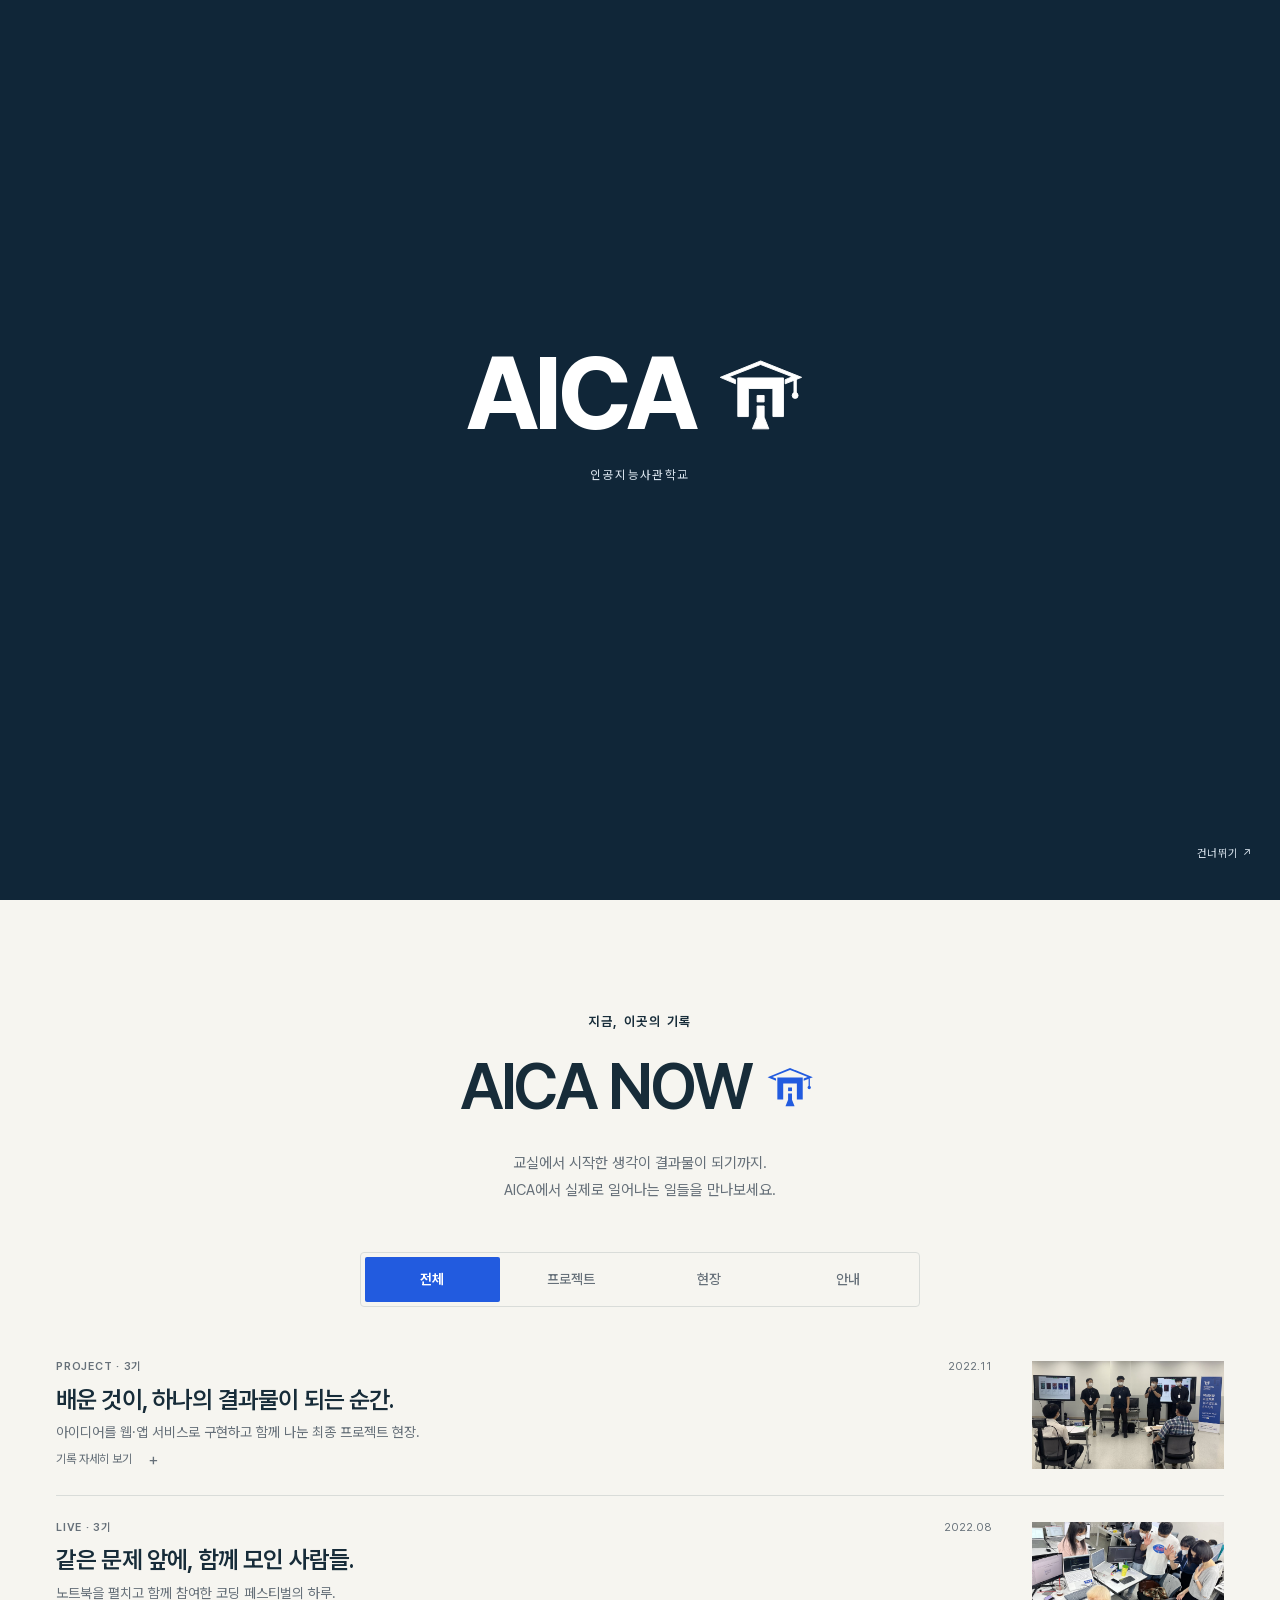
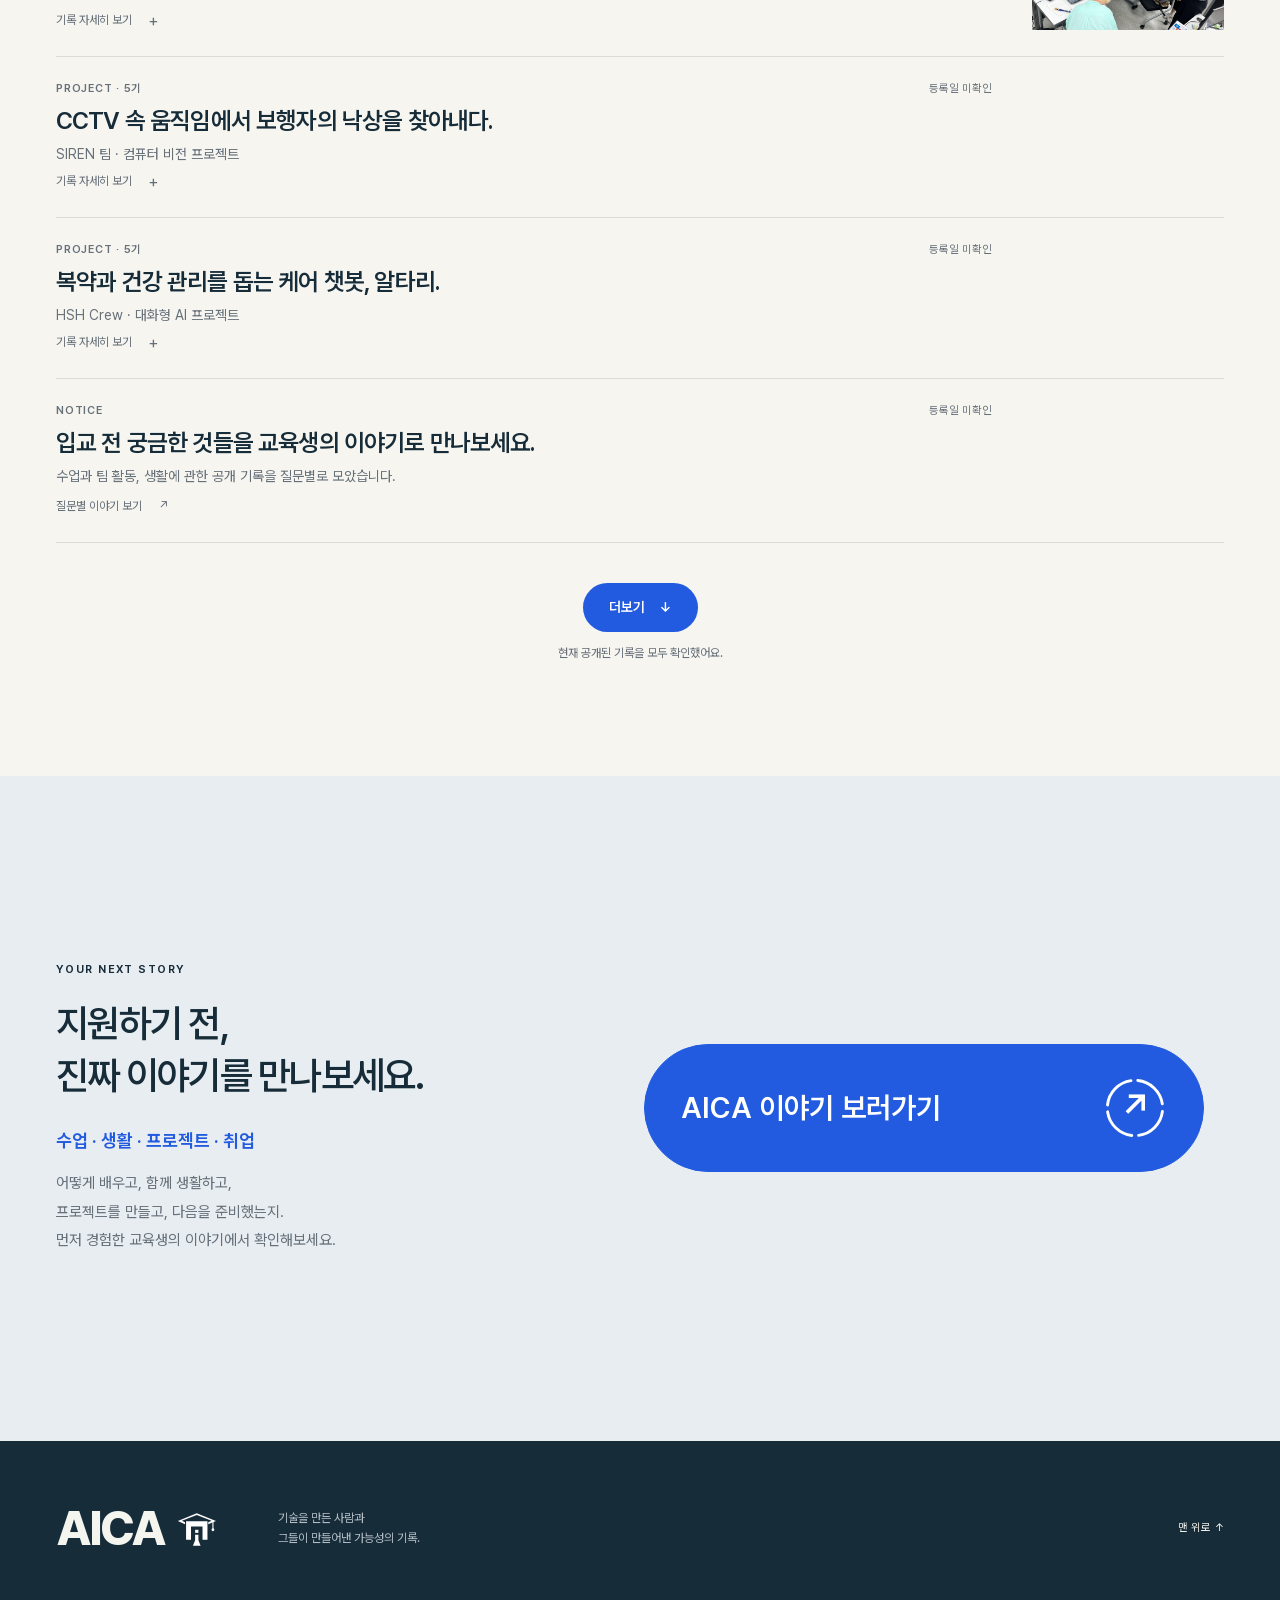
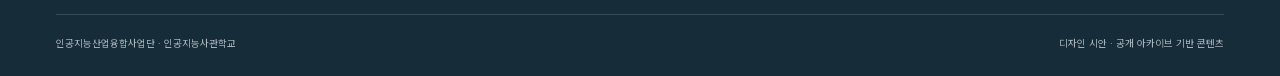
<file: index.html>
<!doctype html>
<html lang="ko"><head><meta charset="utf-8"><meta name="viewport" content="width=device-width,initial-scale=1"><meta name="theme-color" content="#172c39"><link rel="preload" href="assets/fonts/PretendardVariable.woff2" as="font" type="font/woff2" crossorigin><link rel="stylesheet" href="css/experience.css">
<meta name="description" content="배우고, 함께 만들고, 다음을 찾아가는 인공지능사관학교 교육생들의 기록."><title>디자인 시안</title>
<script src="data/experience.js?v=20260913-5" defer></script><script src="js/experience.js" defer></script>
<link rel="stylesheet" href="css/welcome-intro.css?v=20260913-4">
<link rel="stylesheet" href="css/home-slideshow.css"><link rel="stylesheet" href="css/hero-photos.css">
<link rel="stylesheet" href="css/now-feed.css">
<script src="js/home-slideshow.js" defer></script>
<script src="js/hero-scroll.js?v=20260913-4" defer></script>
<script src="js/now-sticky.js?v=20260913-4" defer></script>
<link rel="stylesheet" href="css/space-transition.css"><script src="js/space-transition.js"></script></head><body class="home-page" id="top"><script src="js/welcome-intro.js?v=20260913-4"></script><a class="skip-link" href="#main">본문 바로가기</a>
<header class="site-header"><div class="wrap header-inner"><a class="brand" href="index.html" aria-label="AICA 홈"><b>AICA<img class="brand-symbol" src="assets/images/aica-symbol-brand.svg" width="44" height="35" alt=""></b><span>인공지능사관학교</span></a><nav class="recruit-nav header-utility" aria-label="전체 부트캠프와 로그인 메뉴 시안"><span class="utility-item utility-bootcamps"><svg width="15" height="16" viewBox="0 0 15 16" fill="none" aria-hidden="true"><path d="M1 3H14M1 8H14M1 13H14" stroke="currentColor" stroke-width="1.2" stroke-linecap="round"/></svg>전체 부트캠프</span><span class="utility-item utility-login">로그인</span></nav></div></header>
<main id="main">
<section class="hero" aria-labelledby="hero-title">
<div class="hero-scenes hero-photo-window" id="hero-scenes" aria-label="AICA의 네 가지 경험">
<img class="hero-photo is-active" data-credit="4기 교육생의 학습 현장 · 2023" src="assets/images/learning.jpg" width="1400" height="1050" fetchpriority="high" decoding="async" alt="노트북으로 코드를 작성하며 실습하는 4기 교육생">
<img class="hero-photo" aria-hidden="true" data-credit="3기 프로젝트 성과물 발표 현장 · 2022" src="assets/images/project-team.jpg" width="1400" height="787" decoding="async" alt="프로젝트 성과물을 발표하는 3기 교육생들">
<img class="hero-photo" aria-hidden="true" data-credit="3기 코딩 페스티벌 현장 · 2022" src="assets/images/festival.jpg" width="1400" height="1050" decoding="async" alt="코딩 페스티벌에서 함께 문제를 푸는 교육생들">
<img class="hero-photo" aria-hidden="true" data-credit="4기 교육생의 협업과 실습 · 2023" src="assets/images/together.jpg" width="1400" height="1050" decoding="async" alt="같은 화면을 보며 함께 실습하고 의견을 나누는 4기 교육생들">
</div>
<div class="wrap hero-inner"><div class="hero-copy"><h1 id="hero-title">경험이<br>다음의 가능성이 됩니다</h1><p class="hero-description">배우고 직접 만들어보는 과정 속에서<br>앞으로 나아갈 힘을 쌓습니다</p><div class="hero-cta-group"><p class="hero-cta-label" id="hero-cta-label">수업 · 생활 · 프로젝트 · 취업</p><a class="hero-cta" href="story.html?v=ed0c495" aria-describedby="hero-cta-label">AICA 이야기 보러가기 <span class="hero-cta-arrow" aria-hidden="true"><svg viewBox="0 0 44 44" focusable="false"><circle cx="22" cy="22" r="19" pathLength="100" /></svg>↗</span></a></div></div>
<div class="hero-scene-controls" role="group" aria-label="배경 장면 선택">
<button type="button" data-scene="0" aria-pressed="true" aria-controls="hero-scenes"><span>LEARN</span></button>
<button type="button" data-scene="1" aria-pressed="false" aria-controls="hero-scenes"><span>PROJECT</span></button>
<button type="button" data-scene="2" aria-pressed="false" aria-controls="hero-scenes"><span>LIVE</span></button>
<button type="button" data-scene="3" aria-pressed="false" aria-controls="hero-scenes"><span>NEXT</span></button>
</div>
<div class="hero-bottom"><a href="#now">AICA NOW <span aria-hidden="true">↓</span></a></div></div>
</section>
<section id="now" class="now-section wrap" aria-labelledby="now-title">
<div class="now-sticky-header"><div class="now-header-content">
<div class="section-heading"><div><p class="eyebrow">지금, 이곳의 기록</p><h2 id="now-title">AICA NOW<img class="now-brand-symbol" src="assets/images/aica-symbol-blue.svg" width="56" height="45" alt=""></h2></div><p>교실에서 시작한 생각이 결과물이 되기까지.<br>AICA에서 실제로 일어나는 일들을 만나보세요.</p></div>
<div class="filter-bar"><div id="now-filters" class="tabs" role="group" aria-label="AICA NOW 카테고리"></div><span class="filter-caption">프로젝트와 현장의 기록</span></div>
</div></div>
<div id="now-feed" class="now-feed"></div><div class="now-more-area"><button id="now-more" type="button" aria-controls="now-feed">더보기 <span aria-hidden="true">↓</span></button><p id="now-more-note" role="status"></p></div><p class="sr-only" id="now-status" role="status"></p>
<noscript><p>콘텐츠 목록은 JavaScript를 켜면 표시됩니다. <a href="story.html?v=ed0c495">교육생 대표 이야기 읽기 →</a></p></noscript>
</section>
<section class="bridge closing-page" id="closing-page" aria-labelledby="closing-title">
<div class="wrap bridge-inner">
<div class="closing-copy"><p class="eyebrow">YOUR NEXT STORY</p><h2 id="closing-title">지원하기 전,<br>진짜 이야기를 만나보세요.</h2><p class="closing-topics" id="closing-topics">수업 · 생활 · 프로젝트 · 취업</p><p class="closing-description">어떻게 배우고, 함께 생활하고,<br>프로젝트를 만들고, 다음을 준비했는지.<br>먼저 경험한 교육생의 이야기에서 확인해보세요.</p></div>
<div class="closing-action"><a class="hero-cta closing-cta" href="story.html?v=ed0c495" aria-describedby="closing-topics">AICA 이야기 보러가기 <span class="hero-cta-arrow" aria-hidden="true"><svg viewBox="0 0 44 44" focusable="false"><circle cx="22" cy="22" r="19" pathLength="100" /></svg>↗</span></a></div>
</div></section>
</main><footer class="site-footer"><div class="wrap"><div class="footer-top"><a class="footer-brand" href="index.html" aria-label="AICA 홈">AICA<img class="footer-brand-symbol" src="assets/images/aica-symbol.svg" width="48" height="38" alt=""></a><p>기술을 만든 사람과<br>그들이 만들어낸 가능성의 기록.</p><a href="#top">맨 위로 ↑</a></div><div class="footer-bottom"><span>인공지능산업융합사업단 · 인공지능사관학교</span><span>디자인 시안 · 공개 아카이브 기반 콘텐츠</span></div></div></footer></body></html>
</file>
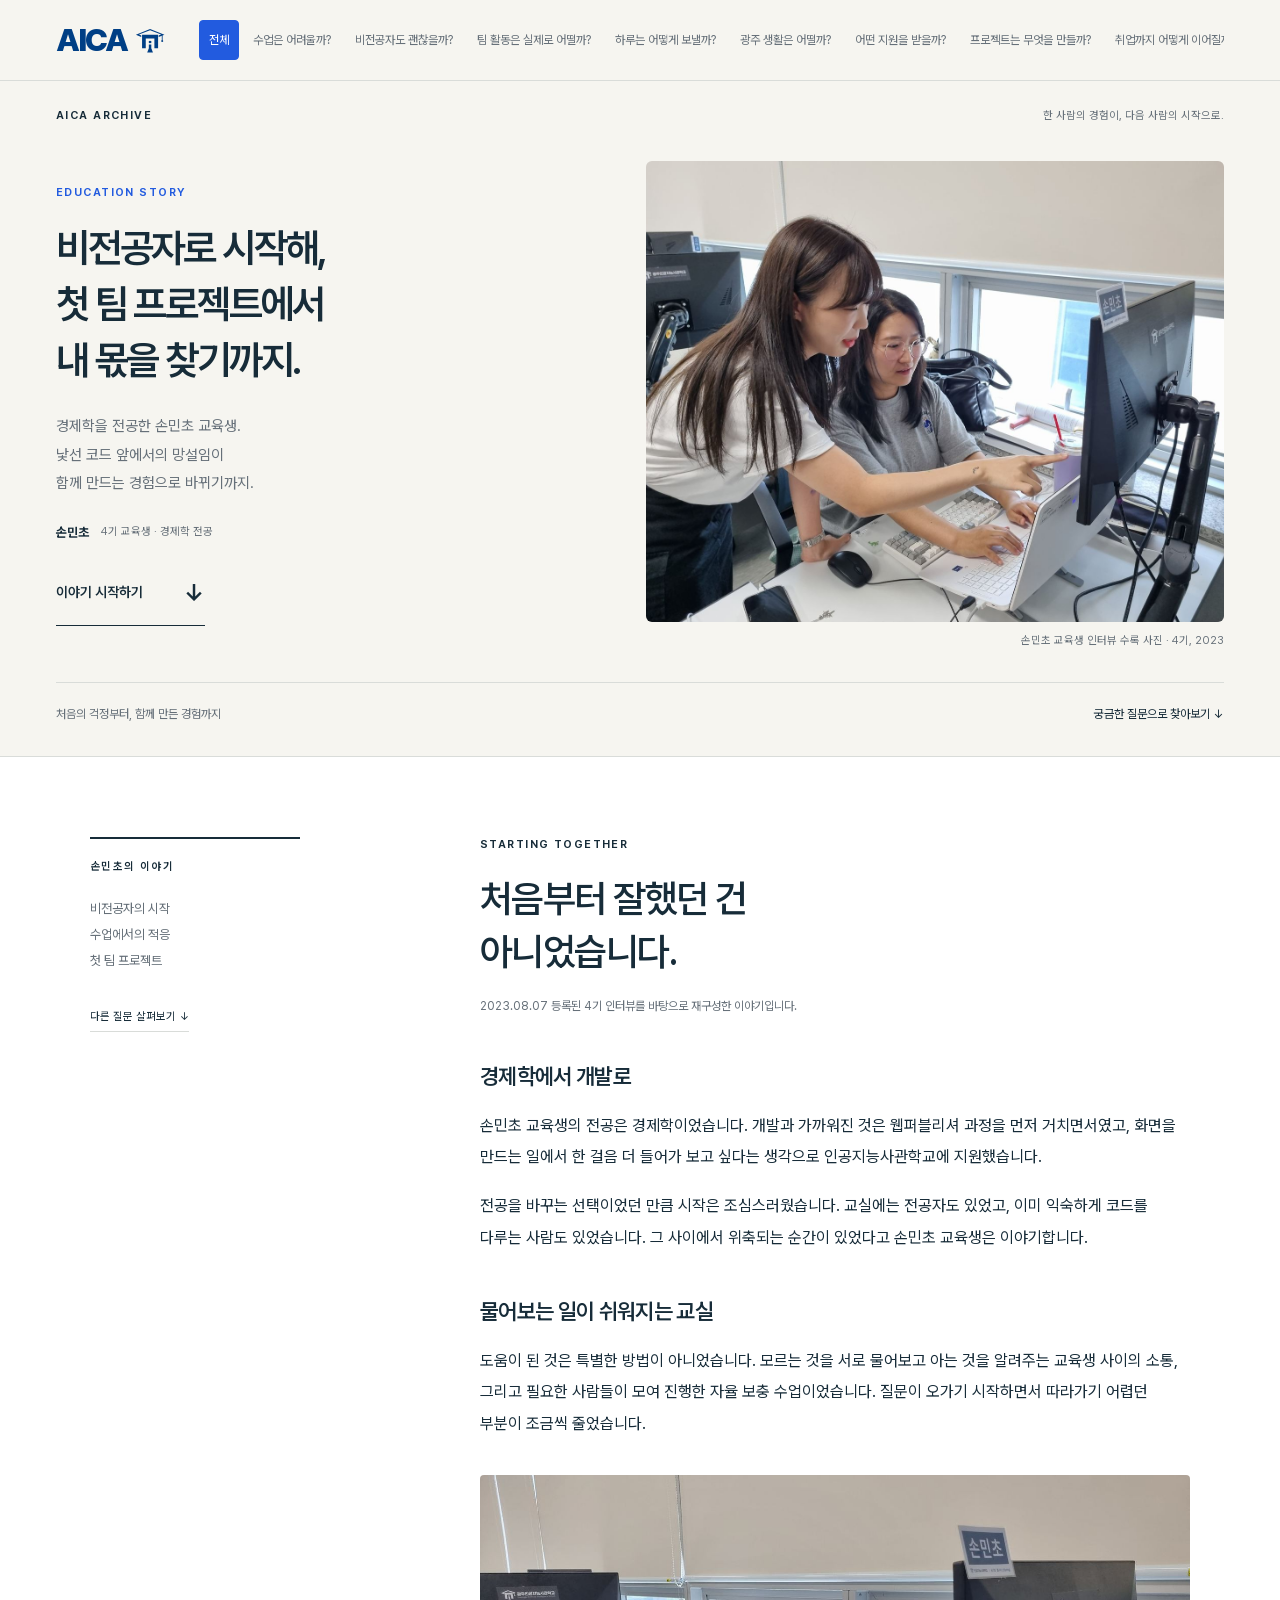
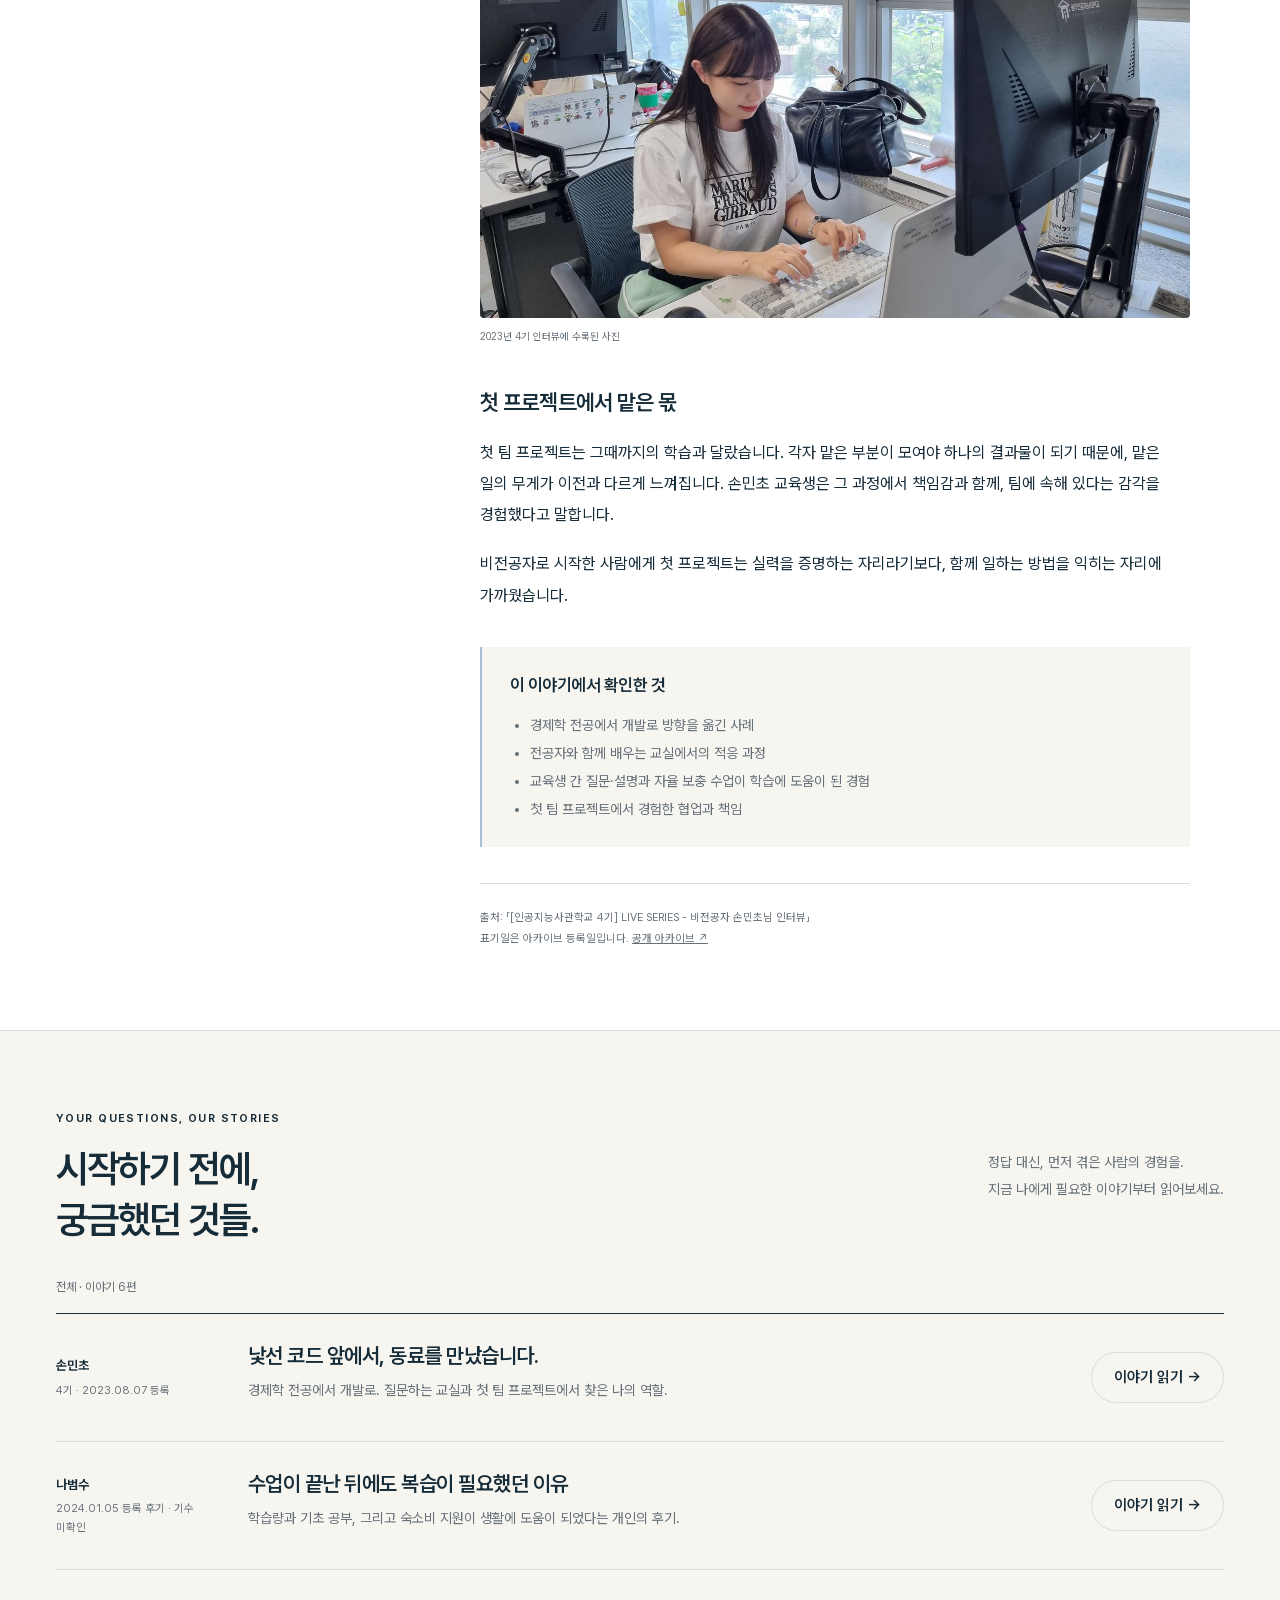
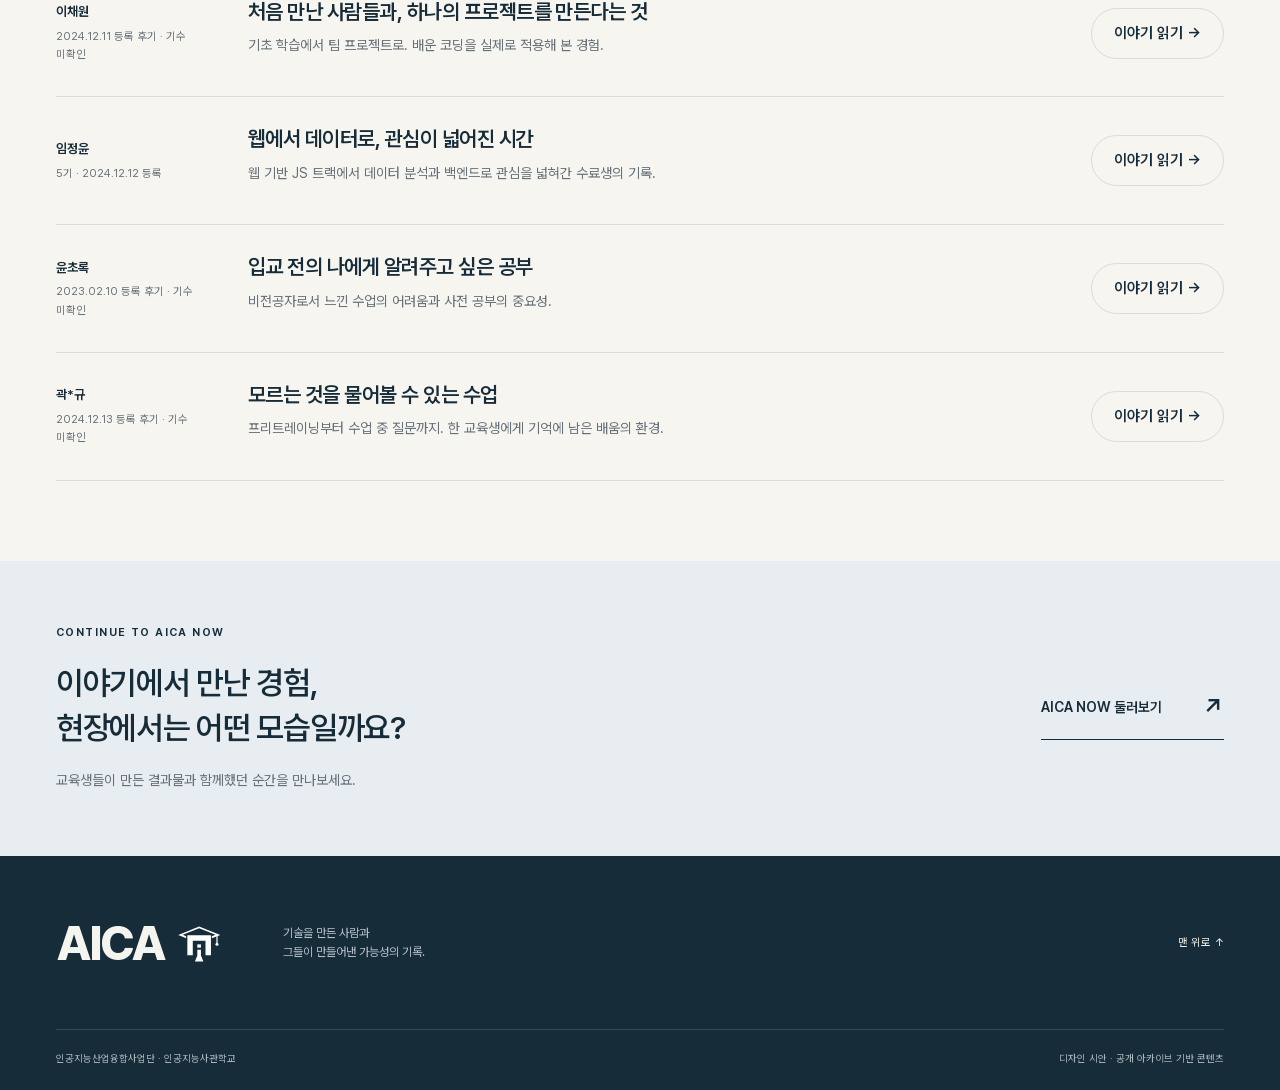
<file: story.html>
<!doctype html>
<html lang="ko"><head><meta charset="utf-8"><meta name="viewport" content="width=device-width,initial-scale=1"><meta name="theme-color" content="#172c39"><link rel="preload" href="assets/fonts/PretendardVariable.woff2" as="font" type="font/woff2" crossorigin><link rel="stylesheet" href="css/experience.css">
<meta name="description" content="비전공자의 시작부터 첫 팀 프로젝트까지. 교육생 한 사람의 경험으로 만나는 AICA 아카이브."><title>AICA ARCHIVE — 한 사람의 시작에서</title>
<script src="data/stories.js" defer></script><script src="data/experience.js" defer></script><script src="js/experience.js?v=20260914-1" defer></script>
<link rel="stylesheet" href="css/archive-header.css"><script src="js/archive-header.js" defer></script><link rel="stylesheet" href="css/space-transition.css"><script src="js/space-transition.js"></script><link rel="stylesheet" href="css/archive-polish.css?v=20260913-2"></head><body class="archive-page" id="top"><a class="skip-link" href="#main">본문 바로가기</a>
<header class="site-header"><div class="wrap header-inner"><a class="brand" href="index.html" aria-label="AICA 홈"><b>AICA<img class="archive-brand-symbol" src="assets/images/aica-symbol-brand.svg" width="44" height="35" alt=""></b><span class="sr-only">인공지능사관학교</span></a><div class="archive-question-bar"><div id="question-filters" class="question-filters" role="group" aria-label="교육생 경험 질문"></div></div></div></header>
<main id="main">
<section class="archive-cover wrap" aria-labelledby="archive-title"><div class="archive-masthead"><p class="eyebrow">AICA ARCHIVE</p><span>한 사람의 경험이, 다음 사람의 시작으로.</span></div>
<div class="cover-layout"><div class="cover-copy"><p class="eyebrow accent">EDUCATION STORY</p><h1 id="archive-title">비전공자로 시작해,<br>첫 팀 프로젝트에서<br>내 몫을 찾기까지.</h1><p class="cover-lead">경제학을 전공한 손민초 교육생.<br>낯선 코드 앞에서의 망설임이<br>함께 만드는 경험으로 바뀌기까지.</p><p class="person-line"><strong>손민초</strong><span>4기 교육생 · 경제학 전공</span></p><a class="text-link" href="#featured-story">이야기 시작하기 <span aria-hidden="true">↓</span></a></div>
<figure class="cover-photo"><img src="assets/images/together.jpg" width="1400" height="1050" alt="같은 화면을 보며 함께 학습하는 4기 교육생들"><figcaption>손민초 교육생 인터뷰 수록 사진 · 4기, 2023</figcaption></figure></div>
<div class="cover-bottom"><span>처음의 걱정부터, 함께 만든 경험까지</span><a href="#questions">궁금한 질문으로 찾아보기 ↓</a></div></section>
<section id="featured-story" class="reading-section" aria-labelledby="reading-title"><div class="wrap reading-layout"><aside class="reading-aside"><p class="eyebrow">손민초의 이야기</p><p>비전공자의 시작<br>수업에서의 적응<br>첫 팀 프로젝트</p><a href="#questions">다른 질문 살펴보기 ↓</a></aside><article class="reading-body"><p class="eyebrow">STARTING TOGETHER</p><h2 id="reading-title">처음부터 잘했던 건<br>아니었습니다.</h2><p class="editor-note">2023.08.07 등록된 4기 인터뷰를 바탕으로 재구성한 이야기입니다.</p><div id="featured-body"></div><div class="source-note">출처: 「[인공지능사관학교 4기] LIVE SERIES - 비전공자 손민초님 인터뷰」<br>표기일은 아카이브 등록일입니다. <a href="https://ai-school-archive.pages.dev/" target="_blank" rel="noopener noreferrer">공개 아카이브 ↗</a></div></article></div></section>
<section id="questions" class="question-section wrap" aria-labelledby="questions-title"><div class="section-heading"><div><p class="eyebrow">YOUR QUESTIONS, OUR STORIES</p><h2 id="questions-title">시작하기 전에,<br>궁금했던 것들.</h2></div><p>정답 대신, 먼저 겪은 사람의 경험을.<br>지금 나에게 필요한 이야기부터 읽어보세요.</p></div><p id="question-status" class="result-note" role="status"></p><div id="question-feed" class="question-feed"></div><div id="question-empty" class="empty-state" hidden><p>이 질문의 경험담은 아직 준비 중입니다.</p><p>먼저 공개된 수업과 팀 프로젝트 이야기를 살펴보세요.</p><button type="button" id="questions-reset">전체 이야기 보기 →</button></div><noscript><p>대표 이야기 본문과 질문별 목록은 JavaScript를 켜면 읽을 수 있습니다.</p></noscript></section>
<section class="bridge"><div class="wrap bridge-inner"><div><p class="eyebrow">CONTINUE TO AICA NOW</p><h2>이야기에서 만난 경험,<br>현장에서는 어떤 모습일까요?</h2><p>교육생들이 만든 결과물과 함께했던 순간을 만나보세요.</p></div><a class="text-link" href="index.html#now">AICA NOW 둘러보기 <span aria-hidden="true">↗</span></a></div></section>
</main>
<dialog id="story-reader" class="story-dialog" aria-labelledby="dialog-title"><div class="dialog-top"><span>AICA ARCHIVE</span><button type="button" id="reader-close" aria-label="이야기 닫기">닫기 ×</button></div><article id="reader-content"></article></dialog>
<footer class="site-footer"><div class="wrap"><div class="footer-top"><a class="footer-brand" href="index.html" aria-label="AICA 홈">AICA<img class="archive-brand-symbol" src="assets/images/aica-symbol.svg" width="48" height="38" alt=""></a><p>기술을 만든 사람과<br>그들이 만들어낸 가능성의 기록.</p><a href="#top">맨 위로 ↑</a></div><div class="footer-bottom"><span>인공지능산업융합사업단 · 인공지능사관학교</span><span>디자인 시안 · 공개 아카이브 기반 콘텐츠</span></div></div></footer></body></html>
</file>
<file: css/experience.css>
@font-face{font-family:Pretendard;src:url('../assets/fonts/PretendardVariable.woff2') format('woff2');font-weight:100 900;font-display:swap}
:root{--ink:#172c39;--muted:#667079;--paper:#f6f5f0;--blue:#225bdf;--line:#d9dcd9;--kr:Pretendard,'Malgun Gothic',sans-serif}
*{box-sizing:border-box}html{scroll-behavior:smooth;scroll-padding-top:24px}body{margin:0;color:var(--ink);background:var(--paper);font:16px/1.65 var(--kr);word-break:keep-all}a{color:inherit;text-decoration:none}button{font:inherit;cursor:pointer}a,button{-webkit-tap-highlight-color:transparent}button,a,summary{touch-action:manipulation}img{max-width:100%;display:block}figure,p,h1,h2,h3{margin:0}button{color:inherit}a:focus-visible,button:focus-visible,summary:focus-visible{outline:3px solid var(--blue);outline-offset:6px}[hidden]{display:none!important}.wrap{width:min(1320px,calc(100% - 112px));margin-inline:auto}.eyebrow{font-size:11px;letter-spacing:.13em;font-weight:650;line-height:1.5}.accent{color:var(--blue)}.sr-only{position:absolute;width:1px;height:1px;padding:0;overflow:hidden;clip:rect(0,0,0,0);white-space:nowrap}.skip-link{position:fixed;left:20px;top:-80px;z-index:20;padding:12px;background:white;color:var(--ink)}.skip-link:focus{top:12px}
.site-header{height:96px;border-bottom:1px solid var(--line);position:relative;z-index:2}.header-inner{height:100%;display:flex;align-items:center;justify-content:space-between}.brand{display:flex;align-items:center;gap:24px}.brand b{font-size:39px;line-height:1;letter-spacing:-2px;font-weight:850}.brand-dot{color:var(--blue)}.brand>span{font-size:10px;line-height:1.65;letter-spacing:.02em}.site-header nav{display:flex;align-items:center;gap:35px;font-size:11px;font-weight:650;letter-spacing:.07em}.site-header nav a{padding:14px 0}.site-header nav a[aria-current]{border-bottom:1px solid currentColor}.site-header nav a span{margin-left:12px}
.home-page .site-header{position:absolute;top:0;left:0;right:0;color:white;border-color:#ffffff35}.home-page .brand-dot{color:#a5ccff}.hero{position:relative;min-height:760px;height:100svh;max-height:1100px;background:var(--ink);color:white}.hero-photo,.hero-shade{position:absolute;inset:0;width:100%;height:100%;object-fit:cover}.hero-photo{object-position:center 56%}.hero-shade{background:linear-gradient(90deg,rgba(8,24,37,.88) 0%,rgba(8,24,37,.69) 34%,rgba(8,24,37,.12) 75%),linear-gradient(0deg,rgba(8,24,37,.5),transparent 35%)}.hero-inner{position:relative;display:flex;flex-direction:column;justify-content:center;height:100%;padding-top:96px}.hero-copy{padding:64px 0 128px}.hero-copy .eyebrow{color:#bfd6e5}.hero h1{font-size:clamp(44px,4.7vw,72px);font-weight:550;letter-spacing:-.055em;line-height:1.25;margin:24px 0}.hero-description{font-size:16px;line-height:1.9;color:#e0e5e9}.hero-cta{display:inline-flex;gap:54px;align-items:center;border-bottom:1px solid #ffffffa0;padding:17px 0;margin-top:28px;font-size:18px;font-weight:600}.hero-cta span{font-size:26px;transition:transform .2s}.hero-cta:hover span{transform:translate(3px,-3px)}.hero-bottom{position:absolute;bottom:29px;left:0;right:0;display:flex;align-items:center;gap:24px;font-size:11px;border-top:1px solid #ffffff50;padding-top:22px}.hero-bottom>p{font-size:12px}.photo-credit{color:#d2d9df;margin-left:auto;font-size:10px}.hero-bottom>a{margin-left:35px;letter-spacing:.07em}.hero-bottom>a span{margin-left:20px}
.now-section,.question-section{padding-block:112px}.section-heading{display:flex;align-items:flex-end;justify-content:space-between;gap:36px;margin-bottom:48px}.section-heading h2{font-size:clamp(38px,4.4vw,64px);letter-spacing:-.05em;font-weight:600;line-height:1.2;margin-top:16px}.section-heading>p{font-size:14px;color:var(--muted);line-height:1.9;padding-bottom:4px}.filter-bar{display:flex;justify-content:space-between;align-items:center;border-bottom:1px solid var(--ink);margin-bottom:44px}.tabs{display:flex;gap:28px}.tabs button{background:none;border:0;padding:16px 1px;font-size:14px;color:var(--muted);border-bottom:3px solid transparent}.tabs button[aria-pressed=true]{color:var(--ink);font-weight:700;border-color:var(--ink)}.filter-caption{font-size:11px;color:var(--muted)}.now-feed{display:grid;grid-template-columns:1fr 1fr;gap:50px 36px}.now-card{min-width:0;padding-bottom:30px;border-bottom:1px solid var(--line)}.now-card .eyebrow{color:var(--blue);margin-bottom:16px}.now-card h3{font-size:clamp(24px,2.4vw,34px);letter-spacing:-.04em;line-height:1.4;font-weight:600;margin-bottom:12px}.now-description{font-size:14px;color:var(--muted);margin-bottom:24px}.now-card figure{margin-top:20px}.now-card img{aspect-ratio:1.66;object-fit:cover;width:100%}figcaption{font-size:10px;color:var(--muted);margin-top:10px;line-height:1.6}.now-card details{margin-top:20px}.now-card summary{cursor:pointer;list-style:none;display:flex;justify-content:space-between;font-size:12px;font-weight:600;padding:8px 0}.now-card summary::-webkit-details-marker{display:none}.now-card summary::after{content:'+';font-size:18px}.now-card details[open] summary::after{content:'−'}.detail-copy{font-size:14px;line-height:1.9;color:var(--muted);padding:14px 0}.detail-source{font-size:10px;line-height:1.7;color:var(--muted)}.detail-source a{text-decoration:underline}.asset-note{display:inline-block;font-size:10px;color:var(--muted);border:1px solid var(--line);padding:4px 8px;margin-bottom:8px}.now-card.is-notice{grid-column:1/-1;display:grid;grid-template-columns:1fr 2fr;gap:28px}.now-card.is-notice h3{font-size:25px}.now-card.is-notice .now-description{margin:8px 0 0}.text-link{display:inline-flex;gap:40px;align-items:center;padding:12px 0;border-bottom:1px solid currentColor;font-size:14px;font-weight:600}.text-link span{font-size:24px}.now-card.is-notice .text-link{margin-top:12px;font-size:12px}.experience-flow{display:grid;grid-template-columns:1fr auto 1fr auto 1fr auto 1fr;gap:24px;align-items:center;border-top:1px solid var(--ink);padding-top:32px;margin-top:68px}.experience-flow div>span{font-size:11px;letter-spacing:.08em;color:var(--muted)}.experience-flow p{font-size:18px;margin-top:4px}.experience-flow>span{color:#929b9d}
.bridge{background:#e8edf1;padding-block:70px}.bridge-inner{display:flex;align-items:center;justify-content:space-between;gap:35px}.bridge h2{font-size:clamp(26px,3vw,40px);line-height:1.45;font-weight:550;letter-spacing:-.04em;margin-top:20px}.bridge p:not(.eyebrow){font-size:14px;color:var(--muted);margin-top:18px}.bridge .text-link{flex-shrink:0}.site-footer{background:var(--ink);color:#f5f5ef;padding-block:48px 24px}.footer-top{display:flex;gap:56px;align-items:center;padding-bottom:46px}.footer-brand{font-size:48px;font-weight:800;letter-spacing:-3px}.footer-top p{font-size:12px;color:#b3bec6}.footer-top>a:last-child{font-size:11px;margin-left:auto}.footer-bottom{border-top:1px solid #ffffff25;padding-top:20px;display:flex;justify-content:space-between;font-size:10px;color:#a9b5bd;gap:20px}
.archive-cover{padding-top:30px}.archive-masthead{display:flex;justify-content:space-between;font-size:11px;color:var(--muted)}.archive-masthead .eyebrow{color:var(--ink)}.cover-layout{display:grid;grid-template-columns:1fr 1.12fr;align-items:center;gap:60px;padding:58px 0 44px}.cover-copy h1{font-size:clamp(32px,3.35vw,50px);font-weight:550;letter-spacing:-.055em;line-height:1.38;margin:24px 0}.cover-lead{color:var(--muted);font-size:14px;line-height:1.9}.person-line{display:flex;gap:15px;align-items:center;margin:26px 0 16px;font-size:11px}.person-line strong{font-size:13px}.person-line span{color:var(--muted)}.cover-photo img{width:100%;aspect-ratio:1.04;object-fit:cover;object-position:53% center}.cover-photo figcaption{text-align:right}.cover-bottom{padding:20px 0;border-top:1px solid var(--line);display:flex;justify-content:space-between;font-size:11px;margin-bottom:50px}.cover-bottom>span{color:var(--muted)}.reading-section{background:#fff;padding-block:88px}.reading-layout{display:grid;grid-template-columns:1fr 2.1fr;gap:80px}.reading-aside{align-self:start;position:sticky;top:40px}.reading-aside>p:not(.eyebrow){font-size:13px;color:var(--muted);line-height:2;margin:20px 0 28px}.reading-aside a{font-size:11px;border-bottom:1px solid var(--line);padding-bottom:8px}.reading-body{max-width:710px;min-width:0}.reading-body h2{font-size:36px;line-height:1.4;letter-spacing:-.04em;font-weight:550;margin:18px 0}.editor-note{color:var(--muted);font-size:11px;margin-bottom:38px}.reading-body h3{font-size:23px;font-weight:600;letter-spacing:-.03em;margin:44px 0 18px}.reading-body p:not(.eyebrow):not(.editor-note){font-size:16px;line-height:1.95;margin-bottom:18px}.reading-body figure{margin:36px 0}.reading-body figure img{width:100%;aspect-ratio:1.6;object-fit:cover}.reading-summary{background:var(--paper);padding:26px 30px;margin:36px 0}.reading-summary h3{font-size:16px;margin:0 0 15px}.reading-summary ul{padding-left:20px;margin:0;font-size:14px;color:var(--muted);line-height:2}.source-note{font-size:11px;line-height:1.9;color:var(--muted);border-top:1px solid var(--line);padding-top:24px;margin-top:36px}.source-note a{text-decoration:underline}
.question-section .section-heading h2{font-size:44px;line-height:1.3}.question-filters{display:flex;flex-wrap:wrap;gap:10px;padding:24px 0;border-block:1px solid var(--line)}.question-filters button{border:1px solid var(--line);background:transparent;border-radius:3px;padding:10px 14px;font-size:12px}.question-filters button[aria-pressed=true]{background:var(--ink);color:white;border-color:var(--ink)}.result-note{font-size:11px;color:var(--muted);margin:24px 0}.question-card{display:grid;grid-template-columns:145px 1fr 40px;align-items:center;gap:30px;border-bottom:1px solid var(--line);padding:30px 0}.question-card:first-child{padding-top:4px}.question-person{font-size:13px;font-weight:650}.question-person span{display:block;color:var(--muted);font-size:10px;font-weight:400;margin-top:5px}.question-content h3{font-size:23px;letter-spacing:-.025em;font-weight:550;line-height:1.5}.question-content p{font-size:13px;color:var(--muted);margin-top:8px}.question-card>button{grid-column:2/4;justify-self:start;border:0;border-bottom:1px solid var(--line);padding:5px 0;background:none;font-size:11px}.question-card>.question-arrow{font-size:24px;text-align:right}.empty-state{padding:40px 0}.empty-state p{margin:8px 0;color:var(--muted)}.empty-state button{margin-top:15px;padding:8px 0;border:0;border-bottom:1px solid;background:none}.story-dialog{border:0;width:min(800px,calc(100% - 32px));max-height:88svh;overflow:auto;padding:30px 50px 50px;color:var(--ink);background:var(--paper)}.story-dialog::backdrop{background:#101f2bbb}body:has(.story-dialog[open]){overflow:hidden}.dialog-top{display:flex;justify-content:space-between;align-items:center;border-bottom:1px solid var(--line);padding-bottom:20px;font-size:11px}.dialog-top button{border:0;background:none;padding:10px;font-size:13px}.story-dialog h2{font-size:32px;line-height:1.4;font-weight:600;letter-spacing:-.03em;margin:30px 0 18px}.story-dialog p{margin:16px 0;line-height:1.9}.story-dialog .reader-meta,.story-dialog .reader-note{font-size:12px;color:var(--muted)}.story-dialog a{text-decoration:underline}
@media(min-width:1600px){.wrap{width:min(1440px,calc(100% - 160px))}}
@media(max-width:1040px){.wrap{width:calc(100% - 64px)}.cover-layout{gap:32px}.cover-copy h1{font-size:36px}.reading-layout{gap:40px;grid-template-columns:1fr 2.5fr}.section-heading>p{max-width:320px}.now-card h3{font-size:27px}}
@media(max-width:700px){.wrap{width:calc(100% - 40px)}.site-header{height:78px}.brand{gap:13px}.brand b{font-size:32px}.brand>span{font-size:8px}.site-header nav{gap:18px;font-size:10px}.site-header nav a span{display:none}.hero{height:100svh;min-height:690px;max-height:900px}.hero-inner{padding-top:78px}.hero-photo{object-position:58% center}.hero-shade{background:linear-gradient(90deg,#081825dc,#08182580 66%,#08182535),linear-gradient(0deg,#08182599,transparent 50%)}.hero-copy{padding:55px 0 120px}.hero h1{font-size:46px}.hero-description{font-size:14px}.hero-cta{font-size:16px;gap:35px}.hero-bottom{flex-wrap:wrap;gap:10px;bottom:22px;padding-top:18px}.hero-bottom>p{width:100%;font-size:11px}.photo-credit{margin-left:0;font-size:9px}.hero-bottom>a{margin-left:auto;font-size:10px}.hero-bottom>a span{margin-left:8px}.now-section,.question-section{padding-block:64px}.section-heading{display:block;margin-bottom:26px}.section-heading h2{font-size:42px}.section-heading>p{margin-top:20px;font-size:13px;max-width:none}.filter-caption{display:none}.filter-bar{margin-bottom:30px}.tabs{gap:25px}.tabs button{font-size:13px}.now-feed{grid-template-columns:1fr;gap:32px}.now-card h3{font-size:28px}.now-card.is-notice{grid-template-columns:1fr;gap:5px}.now-card.is-notice h3{font-size:24px}.now-card.is-notice .eyebrow{margin-bottom:10px}.experience-flow{gap:10px;margin-top:42px;padding-top:22px}.experience-flow div>span{font-size:9px}.experience-flow p{font-size:12px}.experience-flow>span{font-size:11px}.bridge{padding-block:48px}.bridge-inner{display:block}.bridge .text-link{margin-top:25px}.bridge h2{font-size:28px}.bridge p:not(.eyebrow){font-size:13px}.footer-top{gap:23px;flex-wrap:wrap;padding-bottom:28px}.footer-brand{font-size:38px}.footer-top p{font-size:10px}.footer-top>a:last-child{font-size:10px}.footer-bottom{flex-direction:column;gap:8px;font-size:9px}.archive-cover{padding-top:22px}.archive-masthead>span{font-size:9px}.archive-masthead .eyebrow{font-size:10px}.cover-layout{grid-template-columns:1fr;padding:40px 0 28px;gap:32px}.cover-copy h1{font-size:37px;margin:19px 0}.cover-lead{font-size:13px}.cover-photo img{aspect-ratio:1.2}.cover-bottom{font-size:10px;gap:20px;margin-bottom:24px}.reading-section{padding-block:50px}.reading-layout{grid-template-columns:1fr;gap:30px}.reading-aside{position:static;border-bottom:1px solid var(--line);padding-bottom:20px;display:flex;justify-content:space-between;gap:15px;align-items:center}.reading-aside>p:not(.eyebrow){display:none}.reading-body h2{font-size:30px}.reading-body p:not(.eyebrow):not(.editor-note){font-size:15px}.reading-body h3{font-size:21px}.reading-summary{padding:22px}.question-section .section-heading h2{font-size:35px}.question-filters{gap:8px}.question-filters button{font-size:11px;padding:9px 10px}.question-card{grid-template-columns:1fr 24px;gap:14px;padding:26px 0}.question-person{grid-column:1/-1;display:flex;gap:12px;align-items:center;font-size:12px}.question-person span{margin:0}.question-content h3{font-size:21px}.question-content p{font-size:12px}.question-card>button{grid-column:1/-1}.story-dialog{padding:20px 24px 36px}.story-dialog h2{font-size:26px}.story-dialog p{font-size:14px}}
@media(max-width:360px){.brand>span{display:none}.hero h1{font-size:40px}.cover-copy h1{font-size:32px}.experience-flow{gap:6px}.experience-flow p{font-size:11px}}
@media(prefers-reduced-motion:reduce){html{scroll-behavior:auto}*,*::before,*::after{transition:none!important}}
</file>
<file: css/welcome-intro.css>
/* 실제 히어로 위의 단일 가림막. 기존 화면의 배치·이미지는 바꾸지 않습니다. */
html.aica-welcoming { overflow: hidden; scrollbar-gutter: auto; }
.aica-welcome {
  position: fixed;
  inset: 0;
  z-index: 100;
  isolation: isolate;
  color: #fff;
  font-family: var(--kr);
  overscroll-behavior: none;
  touch-action: none;
}
.aica-welcome__curtain { position: absolute; inset: 0; background: #102638; }
.aica-welcome__brand {
  position: absolute;
  top: 46%;
  left: 50%;
  transform: translate(-50%, -50%);
  text-align: center;
  white-space: nowrap;
}
.aica-welcome__word {
  display: inline-flex;
  align-items: center;
  gap: 18px;
  font-size: clamp(66px, 8vw, 112px);
  font-weight: 750;
  letter-spacing: -.055em;
  line-height: 1;
}
.aica-welcome__name {
  margin: 22px 0 0;
  color: #d4dfe9;
  font-size: 12px;
  font-weight: 450;
  letter-spacing: .2em;
}
.aica-welcome__logo {
  display: block;
  width: 1em;
  height: .8em;
  overflow: visible;
  fill: white;
  stroke: white;
  stroke-width: 1.6;
  stroke-linejoin: round;
  flex: none;
}
.aica-welcome__skip {
  position: absolute;
  bottom: max(28px, env(safe-area-inset-bottom));
  right: max(28px, env(safe-area-inset-right));
  padding: 10px 0 10px 16px;
  border: 0;
  background: none;
  color: #d4dfe9;
  font: 400 11px/1.5 var(--kr);
  letter-spacing: .03em;
}
.aica-welcome__skip:hover { color: #fff; }
.aica-welcome__skip:focus-visible { opacity: 1 !important; outline: 1px solid #fff; outline-offset: 5px; }
@media (max-width: 700px) {
  .aica-welcome__name { font-size: 10px; margin-top: 18px; }
  .aica-welcome__skip { right: 20px; bottom: max(20px, env(safe-area-inset-bottom)); }
}
@media (prefers-reduced-motion: reduce) {
  .aica-welcome__brand { transition: none; }
}
</file>
<file: css/home-slideshow.css>
/* 큰 배경과 기존 타이포그래피 안에서 네 장면을 순환합니다. */
html{scrollbar-width:none}
.home-page .site-header .brand b{display:inline-flex;align-items:center;gap:10px}
.home-page .site-header .brand-symbol{width:44px;height:35px;object-fit:contain;flex:none}
@media(max-width:700px){.home-page .site-header .brand b{gap:7px}.home-page .site-header .brand-symbol{width:36px;height:29px}}
html::-webkit-scrollbar,body::-webkit-scrollbar{display:none}
.hero-cta{border:1px solid #ffffffb3;border-radius:999px;padding:16.8px 33.6px;font-size:21.6px;gap:64.8px;transition:background .2s,border-color .2s}
.hero-cta:hover{background:#ffffff18;border-color:#fff}
.hero-cta:focus-visible{outline-color:#fff}
.hero-cta .hero-cta-arrow{position:relative;display:inline-grid;place-items:center;width:48px;height:48px;flex:0 0 48px;font-size:27.6px;line-height:1}
.hero-cta-arrow svg{position:absolute;inset:0;width:100%;height:100%;fill:none;stroke:currentColor;stroke-width:2;stroke-linecap:round;stroke-dasharray:21 4;stroke-dashoffset:-2}
.hero-cta:hover .hero-cta-arrow{transform:none}
/* 소개 문구와 CTA를 분리하고, 라벨은 버튼과 하나의 묶음으로 정렬합니다. */
.hero-copy{transform:translateY(-64px)}
@media(max-width:700px){.hero-copy{transform:translateY(-40px)}}
.hero-cta-group{display:flex;flex-direction:column;gap:12px;width:max-content;max-width:100%;margin-top:56px;transform:translateY(var(--cta-balance-offset,0px))}
.hero-cta-group .hero-cta{margin-top:0}
.hero-cta-label{margin:0;text-align:center;font-size:15.6px;font-weight:400;color:rgb(255 255 255 / 65%);line-height:1.5;white-space:nowrap}
@media(max-width:700px){.hero-cta-group{margin-top:36px;gap:9.6px}.hero-cta-label{font-size:14.4px}.hero-cta{font-size:19.2px;gap:42px}}
@media(max-width:380px){.hero-cta{padding-inline:16px;gap:12px}}
.hero-scenes{position:absolute;inset:0;overflow:hidden}
.hero-scenes .hero-photo{opacity:0;transition:opacity .8s ease;pointer-events:none}
.hero-scenes .hero-photo.is-active{opacity:1}
.hero-next-scene{display:flex;align-items:center;justify-content:flex-end;background:#1d394b;color:#b6d9f3;padding:5vw}
.hero-next-scene svg{width:65%;height:90%}
.hero-scene-controls{position:absolute;bottom:108px;left:0;display:flex;gap:2px;align-items:center;width:440px;max-width:100%}
.hero-scene-controls button{position:relative;color:#ffffffa8;background:transparent;border:0;padding:12px 0 16px;min-width:94px;text-align:left;font:inherit;font-size:11px;cursor:pointer;letter-spacing:.06em}
.hero-scene-controls button::before,.hero-scene-controls button::after{content:'';position:absolute;bottom:0;left:0;width:100%;height:2px;background:#ffffff40;pointer-events:none}
.hero-scene-controls button::after{background:#fff;transform:scaleX(var(--scene-progress,0));transform-origin:left}
.hero-scene-controls button span{margin-left:9px}
.hero-scene-controls button{flex:1;padding-left:10px;min-width:0}
.hero-scene-controls button[aria-pressed="true"],.hero-scene-controls button:hover{color:#fff}
.hero-scene-controls button:focus-visible{outline:2px solid #bfd6e5;outline-offset:5px}
@media(max-width:700px){.hero-scene-controls{bottom:119px;gap:2px;width:100%}.hero-scene-controls button{min-width:0;flex:1;font-size:9px;padding-left:6px}.hero-scene-controls button span{margin-left:4px}.hero-next-scene svg{width:100%}.hero-copy{padding-bottom:170px}}
@media(prefers-reduced-motion:reduce){.hero-scenes .hero-photo{transition:none}}
</file>
<file: css/hero-photos.css>
/* Full-screen photography with a dark reading area on the left. */
.home-page .hero{--hero-background:#172c39;background:var(--hero-background);color:#fff}
.home-page .hero-photo-window{inset:0;isolation:isolate;background:var(--hero-background)}
.home-page .hero-photo-window .hero-photo{object-fit:cover;object-position:center 52%;transition:opacity 1.1s ease;will-change:opacity}
.home-page .hero-photo-window::before{content:'';position:absolute;inset:0;z-index:1;pointer-events:none;background:rgba(8,24,37,.20)}
.home-page .hero-photo-window::after{content:'';position:absolute;inset:0;z-index:2;pointer-events:none;background:linear-gradient(90deg,rgba(8,24,37,.86) 0%,rgba(8,24,37,.70) 34%,rgba(8,24,37,.26) 75%,rgba(8,24,37,.20) 100%),linear-gradient(0deg,rgba(8,24,37,.55),transparent 38%)}
.home-page .site-header:not(.is-content-header){color:#fff;border-color:#ffffff35}
.home-page .site-header:not(.is-content-header) .brand b{color:#fff}
.home-page .site-header:not(.is-content-header) .brand-symbol{filter:brightness(0) invert(1)}
.home-page .hero-copy .eyebrow{color:#bfd6e5}
.home-page .hero-description{color:#e0e5e9}
.home-page .hero-cta-label{color:#ffffffbd}
.home-page .hero .hero-cta{color:#fff;border-color:#ffffffb3}
.home-page .hero .hero-cta:hover{background:#ffffff18;border-color:#fff}
.home-page .hero .hero-cta:focus-visible{outline-color:#fff}
.home-page .hero-scene-controls button{color:#ffffffb3}
.home-page .hero-scene-controls button[aria-pressed="true"],.home-page .hero-scene-controls button:hover{color:#fff}
.home-page .hero-scene-controls button::before{background:#ffffff40}
.home-page .hero-scene-controls button::after{background:#fff}
.home-page .hero-scene-controls button:focus-visible{outline-color:#bfd6e5}
.home-page .hero-bottom{border-color:#ffffff50}
.home-page .hero .photo-credit{color:#d2d9df}
@media(max-width:700px){
 .home-page .hero-photo-window .hero-photo{object-position:52% center}
 .home-page .hero-photo-window::after{background:linear-gradient(90deg,rgba(8,24,37,.86),rgba(8,24,37,.58) 66%,rgba(8,24,37,.3)),linear-gradient(0deg,rgba(8,24,37,.6),transparent 50%)}
}
@media(prefers-reduced-motion:reduce){.home-page .hero-photo-window .hero-photo{transition:none}}

.home-page .site-header .brand>span{display:block;font-size:16px;font-weight:600;line-height:1.4;letter-spacing:0;white-space:nowrap}
.home-page .hero-bottom>a{margin-left:auto}
@media(max-width:700px){.home-page .site-header .brand>span{font-size:13px}}

/* Compact utility navigation, ready for destination links. */
.home-page .site-header .header-utility{gap:24px}
.home-page .header-utility .utility-item{display:inline-flex;align-items:center;gap:8px;min-height:40px;font-size:13px;font-weight:600;letter-spacing:0;white-space:nowrap}
.home-page .header-utility .utility-bootcamps svg{flex:none}
.home-page .header-utility .utility-login{position:relative;padding-left:24px;font-weight:500}
.home-page .header-utility .utility-login::before{content:"";position:absolute;left:0;top:50%;width:1px;height:12px;transform:translateY(-50%);background:currentColor;opacity:.28}
@media(max-width:700px){.home-page .header-utility .utility-item{font-size:12px}.home-page .site-header .header-utility{gap:18px}.home-page .header-utility .utility-login{padding-left:18px}}

.home-page .hero-scene-controls button span{margin-left:0}
</file>
<file: css/now-feed.css>
/* AICA NOW 전용 피드. 히어로와 아카이브 스타일에는 적용하지 않습니다. */
.home-page .site-header{position:fixed;inset:0 0 auto;z-index:20;pointer-events:none}
.home-page .site-header a{pointer-events:auto}
.home-page .site-header.is-content-header{height:68px;color:var(--ink);background:var(--paper);border-color:var(--line)}
.home-page .site-header.is-content-header .brand>span{display:none}
.home-page .site-header.is-content-header .brand-symbol{filter:brightness(0) saturate(100%);opacity:.85}
.home-page.has-now-bar .site-header{background:transparent;border-color:transparent}
.home-page .site-header.is-content-header .header-inner{justify-content:flex-start;gap:28px}
.home-page .site-header .recruit-nav{display:flex;gap:22px;font-size:12px;letter-spacing:0}
.home-page .recruit-item{display:inline-flex;align-items:center;gap:7px;white-space:nowrap;font-weight:600}
.home-page .recruit-item small{font-size:10px;font-weight:500;padding:3px 6px;border:1px solid currentColor;border-radius:3px;line-height:1.3;color:#bfd6ff}
.home-page .is-content-header .recruit-item small{color:var(--blue);border-color:#225bdf40;background:#225bdf08}
#now .section-heading{display:flex;flex-direction:column;align-items:center;gap:26px;text-align:center;margin-bottom:48px}
#now .section-heading .eyebrow{font-size:13px}
#now .section-heading h2{font-size:clamp(56px,5vw,64px);margin-top:16px}
#now #now-title{display:flex;align-items:center;justify-content:center;gap:.18em}
#now .now-brand-symbol{width:.9em;height:.72em;object-fit:contain;flex:none}
.home-page .footer-brand{display:inline-flex;align-items:center;gap:.2em}
.home-page .footer-brand-symbol{width:1em;height:.8em;object-fit:contain;flex:none}
#now .section-heading>p{font-size:15px;line-height:1.8;color:var(--muted);max-width:none;margin:0;padding:0}
#now .filter-bar{display:flex;justify-content:center;border:0;margin-bottom:28px}
#now .filter-caption{display:none}
#now .tabs{display:flex;gap:4px;width:560px;max-width:100%;padding:4px;background:transparent;border:1px solid var(--line);border-radius:4px}
#now .tabs button{flex:1;min-width:0;border:0;border-radius:2px;padding:11px 22px;font-size:14px;font-weight:500;white-space:nowrap;color:var(--muted);transition:background .15s,color .15s}
#now .tabs button:hover{background:#ffffff80;color:var(--ink)}
#now .tabs button[aria-pressed="true"]{background:var(--blue);color:#fff;font-weight:650}
#now .now-feed{display:block}
#now .now-more-area{text-align:center;padding:40px 0 0}
#now #now-more{display:inline-flex;align-items:center;gap:14px;border:0;border-radius:999px;background:var(--blue);color:#fff;padding:13px 26px;font-size:14px;font-weight:600}
#now #now-more:hover{background:#194bc0}
#now #now-more[aria-disabled="true"]{cursor:default}
#now #now-more-note{font-size:12px;color:var(--muted);margin-top:12px;min-height:20px}
.home-page .closing-page{min-height:calc(100svh - var(--closing-footer-height,240px));display:flex;align-items:center}
.home-page .closing-page .bridge-inner{width:min(1320px,calc(100% - 112px))}
.home-page .closing-page .bridge-inner{display:grid;grid-template-columns:minmax(0,1fr) minmax(0,1.15fr);gap:48px;align-items:center}
.home-page .closing-copy h2{font-size:clamp(30px,3vw,44px);line-height:1.35;letter-spacing:-.045em;margin:20px 0 24px}
.home-page .closing-copy .closing-topics{font-size:18px;font-weight:650;color:var(--blue);margin:0 0 14px}
.home-page .closing-copy .closing-description{font-size:15px;line-height:1.9;color:var(--muted);margin:0}
.home-page .closing-action{display:flex;justify-content:center;align-items:center}
.home-page .closing-cta{display:flex;justify-content:space-between;width:100%;max-width:560px;min-height:128px;gap:28px;margin:0;padding:30px 36px;border:1px solid var(--blue);background:var(--blue);color:white;font-size:clamp(24px,2.3vw,32px);font-weight:600;white-space:nowrap}
.home-page .closing-cta:hover{background:#194bc0;border-color:#194bc0}
.home-page .closing-cta:focus-visible{outline-color:var(--blue)}
.home-page .closing-cta .hero-cta-arrow{width:64px;height:64px;flex-basis:64px;font-size:36px}
@media(max-width:1040px){.home-page .closing-page .bridge-inner{grid-template-columns:1fr;gap:36px}.home-page .closing-copy{max-width:560px;margin-inline:auto;width:100%}.home-page .closing-cta{font-size:28px}}
@media(max-width:700px){.home-page .closing-cta{min-height:96px;padding:22px 24px;font-size:clamp(18px,4.7vw,24px);gap:16px}.home-page .closing-cta .hero-cta-arrow{width:48px;height:48px;flex-basis:48px;font-size:28px}.home-page .closing-copy .closing-topics{font-size:16px}}
@media(max-width:700px){.home-page .closing-page .bridge-inner{width:calc(100% - 40px)}}
#now .now-row{display:grid;grid-template-columns:minmax(0,1fr) 192px;gap:40px;align-items:center;padding:23px 0;border-bottom:1px solid var(--line)}
#now .now-row-copy{display:grid;grid-template-columns:minmax(0,1fr) auto;gap:0 24px;min-width:0}
#now .now-row-meta{grid-column:1;grid-row:1;font-size:11px;font-weight:600;letter-spacing:.07em;color:var(--muted);margin:0 0 6px}
#now .now-row h3{grid-column:1/-1;grid-row:2;font-size:24px;line-height:1.45;font-weight:600;letter-spacing:-.035em;margin:0 0 4px}
#now .now-row-description{grid-column:1/-1;grid-row:3;font-size:14px;line-height:1.65;color:var(--muted);margin:0}
#now .now-row-date{grid-column:2;grid-row:1;font-size:11px;font-weight:400;color:var(--muted);white-space:nowrap;font-variant-numeric:tabular-nums}
#now .now-row-action{grid-column:1/-1;grid-row:4;margin-top:4px}
#now .now-row-thumbnail{margin:0;align-self:center}
#now .now-row-thumbnail img{display:block;width:100%;height:auto;aspect-ratio:16/9;object-fit:cover}
#now .now-row summary{display:flex;align-items:center;gap:16px;width:fit-content;font-size:12px;color:var(--muted);cursor:pointer;list-style:none;padding:2px 0}
#now .now-row summary::-webkit-details-marker{display:none}
#now .now-row summary::after{content:'+';font-size:16px;line-height:1}
#now .now-row details[open] summary::after{content:'−'}
#now .now-row-link{display:inline-flex;align-items:center;gap:16px;font-size:12px;padding:2px 0;color:var(--muted)}
#now .now-row-link:hover,#now .now-row summary:hover{color:var(--blue)}
#now .detail-copy{padding:12px 0;font-size:13px}
#now .detail-source{margin-top:6px}
@media(max-width:1040px){#now .now-row{grid-template-columns:minmax(0,1fr) 160px;gap:28px}#now .now-row h3{font-size:22px}}
@media(max-width:700px){
  #now .tabs{padding:4px;gap:2px}
  #now .tabs button{min-width:0;padding:11px 15px;font-size:13px}
  #now .now-row{grid-template-columns:minmax(0,1fr) 88px;gap:16px;padding:18px 0;align-items:start}
  #now .now-row-copy{column-gap:8px}
  #now .now-row-meta{font-size:10px;letter-spacing:.02em;margin-bottom:6px}
  #now .now-row-date{font-size:10px}
  #now .now-row h3{font-size:18px;line-height:1.5}
  #now .now-row-description{font-size:12px;line-height:1.75}
  #now .now-row-thumbnail{align-self:start;margin-top:23px}
  #now .now-row-thumbnail img{aspect-ratio:1}
}
@media(max-width:380px){#now .now-row{grid-template-columns:minmax(0,1fr) 72px;gap:12px}#now .now-row-copy{column-gap:4px}#now .now-row-meta,#now .now-row-date{font-size:9px}}

/* 첫 화면은 기존 중앙 정렬. 헤더가 화면 위에 닿은 뒤에만 한 줄로 접습니다. */
#now .now-sticky-header{--now-bar-height:68px;position:relative;z-index:5}
#now .now-header-content{display:flow-root;position:relative}
#now{overflow-anchor:none}
#now .now-sticky-header.is-ready{position:sticky;top:0;height:var(--now-bar-height);margin-bottom:var(--now-header-gap);transition:margin-bottom .3s cubic-bezier(.22,.7,.25,1)}
#now .now-sticky-header.is-ready.is-compact{margin-bottom:12px}
#now .now-sticky-header::before{content:'';position:absolute;inset:0 -24px;background:var(--paper);border-bottom:1px solid var(--line);opacity:0;transition:opacity .24s;pointer-events:none}
#now .now-sticky-header.is-compact::before{opacity:1}
#now .now-sticky-header.is-compact .now-header-content{display:flex;align-items:center;justify-content:flex-end;padding-left:490px;gap:22px;height:var(--now-bar-height)}
#now .now-sticky-header.is-compact .now-brand-symbol{display:none}
#now .now-sticky-header.is-compact .section-heading,
#now .now-sticky-header.is-compact .section-heading>div{display:contents}
#now .now-sticky-header.is-compact .filter-caption{display:none}
#now .now-sticky-header .eyebrow,#now .now-sticky-header .section-heading>p{opacity:1;visibility:visible;transition:opacity .16s,visibility 0s}
#now .now-sticky-header.is-compact .eyebrow,
#now .now-sticky-header.is-compact .section-heading>p{position:absolute;left:0;width:100%;margin:0;opacity:0;visibility:hidden;pointer-events:none;transition:opacity .16s,visibility 0s .16s}
#now .now-sticky-header.is-compact .eyebrow{top:var(--now-eyebrow-top)}
#now .now-sticky-header.is-compact .section-heading>p{top:var(--now-description-top)}
#now .now-sticky-header.is-compact h2{flex:none;font-size:26px;line-height:1.2;letter-spacing:-.045em;margin:0;white-space:nowrap}
#now .now-sticky-header.is-compact .filter-bar{margin:0;min-width:0}
#now .now-sticky-header.is-compact .tabs{width:auto;border:0;padding:0;gap:6px}
#now .now-sticky-header.is-compact .tabs button{flex:none;padding:10px 18px;font-size:13px}
#now .now-sticky-header h2,#now .now-sticky-header .filter-bar{transform-origin:top left}
#now .now-row{scroll-margin-top:88px}
@media(max-width:700px){
  #now .now-sticky-header{--now-bar-height:64px}
  #now .now-sticky-header::before{inset-inline:-20px}
  #now .now-sticky-header.is-compact .now-header-content{gap:12px}
  #now .now-sticky-header.is-compact h2{font-size:21px}
  #now .now-sticky-header.is-compact .tabs{gap:2px}
  #now .now-sticky-header.is-compact .tabs button{padding:10px 8px;font-size:12px}
}
@media(max-width:380px){
  #now .now-sticky-header.is-compact .now-header-content{gap:8px}
  #now .now-sticky-header.is-compact h2{font-size:18px}
  #now .now-sticky-header.is-compact .tabs button{padding-inline:6px;font-size:11px}
}
@media(prefers-reduced-motion:reduce){#now .now-sticky-header.is-ready,#now .now-sticky-header::before,#now .now-sticky-header .eyebrow,#now .now-sticky-header .section-heading>p{transition:none}}
@media(max-width:1200px){
  .home-page .site-header.is-content-header{height:56px}
  .home-page .site-header.is-content-header .brand b{font-size:28px}
  .home-page .site-header.is-content-header .brand-symbol{width:32px;height:26px}
  #now .now-sticky-header{--now-bar-height:108px}
  #now .now-sticky-header.is-compact .now-header-content{display:grid;grid-template-columns:1fr auto;grid-template-rows:56px 52px;gap:0;padding-left:0}
  #now .now-sticky-header.is-compact h2{grid-column:2;grid-row:1;font-size:21px}
  #now .now-sticky-header.is-compact .filter-bar{grid-column:1/-1;grid-row:2;width:100%;align-self:start}
  #now .now-sticky-header.is-compact .tabs{width:100%}
  #now .now-sticky-header.is-compact .tabs button{flex:1}
  #now .now-row{scroll-margin-top:120px}
}
@media(max-width:600px){
  .home-page .site-header,.home-page .site-header.is-content-header{height:96px}
  .home-page .site-header .header-inner,.home-page .site-header.is-content-header .header-inner{display:grid;grid-template-columns:1fr;grid-template-rows:48px 48px;gap:0}
  .home-page .site-header .brand{grid-row:1;justify-self:start}
  .home-page .site-header .recruit-nav{grid-row:2;gap:20px;font-size:11px;align-self:center}
  .home-page .site-header .recruit-item{display:inline-flex;gap:6px}
  #now .now-sticky-header{--now-bar-height:148px}
  #now .now-sticky-header.is-compact .now-header-content{grid-template-rows:48px 48px 52px}
  #now .now-sticky-header.is-compact .filter-bar{grid-row:3}
  #now .now-row{scroll-margin-top:160px}
}
</file>
<file: css/space-transition.css>
/* 두 화면의 공통 기준점: 같은 위치의 워드마크와 차분한 본문 전환. */
@view-transition{navigation:auto}
.home-page .site-header .brand b,.archive-page .site-header .brand b{position:static;transform:none;color:#003f85;display:inline-flex;align-items:center;gap:6px;font-size:32px;line-height:1;font-weight:850;letter-spacing:-2px;view-transition-name:aica-brand;z-index:30}
.home-page .site-header .brand-symbol,.archive-page .site-header .archive-brand-symbol{width:36px;height:29px;flex:none}
.home-page .site-header .brand,.archive-page .site-header .brand{position:relative;min-height:40px;padding-left:0;gap:16px}
.archive-page .header-inner{height:96px}
.site-header .brand b{cursor:pointer}
::view-transition-group(aica-brand){animation-duration:.28s;animation-timing-function:ease}
::view-transition-old(aica-brand),::view-transition-new(aica-brand){mix-blend-mode:normal;animation-duration:.28s}
::view-transition-old(root){animation:space-out .28s ease both}
::view-transition-new(root){animation:space-in .34s ease both}
@keyframes space-out{to{opacity:0}}
@keyframes space-in{from{opacity:0;transform:translateY(6px)}to{opacity:1;transform:none}}
.space-opening .hero-cta-arrow svg{animation:space-ring .32s ease-out both}
@keyframes space-ring{from{stroke-dasharray:21 4;stroke-dashoffset:-2}to{stroke-dasharray:100 0;stroke-dashoffset:-102}}
.space-opening{cursor:progress}
.space-arrival main{animation:space-in .3s ease both}
@media(max-width:1200px){.home-page .site-header .brand b,.archive-page .site-header .brand b{font-size:28px}.home-page .site-header .brand-symbol,.archive-page .site-header .archive-brand-symbol{width:32px;height:26px}}

@media(max-width:700px){.home-page .site-header .brand b,.archive-page .site-header .brand b{left:0}.home-page .site-header .brand,.archive-page .site-header .brand{padding-left:0;gap:12px}}
@media(prefers-reduced-motion:reduce){@view-transition{navigation:none}.space-arrival main,.space-opening .hero-cta-arrow svg{animation:none}}

/* The shared logo follows the centre of each navigation row. */
.home-page .site-header.is-content-header .brand-symbol{filter:none;opacity:1}
@media(max-width:700px){.archive-page .header-inner{height:78px}}
@media(max-width:600px){.archive-page .header-inner{height:48px}}
</file>
<file: css/archive-header.css>
.archive-page .site-header{position:sticky;top:0;z-index:10;height:auto;background:var(--paper);border-bottom:1px solid var(--line)}
.archive-page .header-inner{height:80px}
.archive-page .brand b,.archive-page .footer-brand{display:inline-flex;align-items:center;gap:10px}
.archive-page .archive-brand-symbol{width:1.1em;height:.88em;object-fit:contain;flex:none}
.archive-page .archive-question-bar{padding-block:0 16px}
.archive-page #question-filters{display:flex;flex-wrap:wrap;gap:8px;margin:0;padding:0;border:0}
.archive-page #question-filters button{padding:9px 12px;font-size:12px;line-height:1.5;background:transparent;color:var(--muted);border:1px solid var(--line);border-radius:3px;white-space:nowrap}
.archive-page #question-filters button:hover{color:var(--blue);border-color:var(--blue)}
.archive-page #question-filters button[aria-pressed="true"]{background:var(--blue);border-color:var(--blue);color:#fff}
.archive-page #questions,.archive-page #featured-story,.archive-page #reading-title{scroll-margin-top:calc(var(--archive-header-height,180px) + 20px)}
.archive-page .reading-aside{top:calc(var(--archive-header-height,180px) + 24px)}
@media(max-width:700px){
 .archive-page .header-inner{height:68px}
 .archive-page .archive-question-bar{padding-bottom:12px}
 .archive-page #question-filters{flex-wrap:nowrap;overflow-x:auto;padding:4px 2px 8px;scrollbar-width:thin;scrollbar-color:var(--line) transparent}
 .archive-page #question-filters button{flex:none;font-size:11px;padding:9px 10px}
}
</file>
<file: css/archive-polish.css>
/* 아카이브 전용: 공통 홈 화면에는 영향을 주지 않습니다. */
.archive-page .site-header .header-inner{height:80px;display:flex;align-items:center;gap:28px}
.archive-page .site-header .brand{flex:none}
.archive-page .archive-question-bar{flex:1;min-width:0;padding:0}
.archive-page #question-filters{flex-wrap:nowrap;gap:4px;overflow-x:auto;overscroll-behavior-x:contain;scrollbar-width:thin;scrollbar-color:var(--line) transparent;padding:8px 2px}
.archive-page #question-filters button{flex:none;border-color:transparent;border-radius:4px;padding:10px 9px;font-size:12px;transition:background .15s,color .15s}
.archive-page #question-filters button:hover{background:#e9edf1;border-color:transparent}
.archive-page #question-filters button[aria-pressed="true"]{background:var(--blue);color:#fff;border-color:var(--blue)}
.archive-page #question-filters button:focus-visible{outline-offset:-2px}
.archive-page .archive-cover{padding-top:26px}
.archive-page .archive-masthead{align-items:center;gap:20px}
.archive-page .cover-layout{grid-template-columns:minmax(0,1fr) minmax(0,1.1fr);gap:64px;padding:36px 0 32px}
.archive-page .cover-copy h1{font-size:clamp(32px,3.1vw,46px);line-height:1.4;margin:20px 0 24px;font-weight:600}
.archive-page .cover-lead{font-size:15px;line-height:1.9}
.archive-page .person-line{margin:24px 0 18px;gap:12px}
.archive-page .cover-photo{min-width:0}
.archive-page .cover-photo img{height:clamp(360px,36vw,500px);aspect-ratio:auto;object-fit:cover;object-position:53% 58%;border-radius:6px}
.archive-page .cover-photo figcaption{font-size:11px;margin-top:10px}
.archive-page .cover-bottom{align-items:center;margin-bottom:0;padding:22px 0 32px;font-size:12px;gap:20px}
.archive-page .reading-section{padding-block:80px;border-block:1px solid var(--line)}
.archive-page .reading-layout{max-width:1100px;grid-template-columns:210px minmax(0,710px);gap:64px;justify-content:space-between}
.archive-page .reading-aside{border-top:2px solid var(--ink);padding-top:20px}
.archive-page .reading-body h2{font-size:clamp(30px,3vw,38px);line-height:1.4}
.archive-page .editor-note{line-height:1.8;font-size:12px;margin-bottom:32px}
.archive-page .reading-body h3{margin:40px 0 16px;font-size:22px}
.archive-page .reading-body p:not(.eyebrow):not(.editor-note){line-height:1.95}
.archive-page .reading-body figure img{border-radius:4px}
.archive-page .reading-summary{border-left:2px solid #a9bfd7;padding:24px 28px}
.archive-page .reading-summary h3{margin:0 0 12px;font-size:17px}
.archive-page .question-section{padding-block:80px}
.archive-page .question-section .section-heading{align-items:center;margin-bottom:32px}
.archive-page .question-section .section-heading h2{font-size:38px;line-height:1.35}
.archive-page .result-note{margin:0;padding-bottom:16px;border-bottom:1px solid var(--ink);font-size:12px}
.archive-page .question-card,.archive-page .question-card:first-child{grid-template-columns:160px minmax(0,1fr) auto;gap:12px 32px;padding:26px 0;align-items:center}
.archive-page .question-person{grid-column:1;grid-row:1/3;align-self:center}
.archive-page .question-person span{font-size:11px;line-height:1.7}
.archive-page .question-content{grid-column:2;grid-row:1}
.archive-page .question-content h3{font-size:21px;line-height:1.5;font-weight:600}
.archive-page .question-content p{font-size:14px;line-height:1.8;margin-top:6px}
.archive-page .question-card>.question-arrow{display:none}
.archive-page .question-card>button{grid-column:3;grid-row:1/3;align-self:center;font-size:15px;font-weight:600;min-height:48px;padding:12px 22px;border:1px solid var(--line);border-radius:999px;background:transparent;white-space:nowrap}
.archive-page .question-card>button:hover{color:var(--blue);border-color:var(--blue);background:#225bdf08}
.archive-page .bridge{padding-block:64px}
.archive-page .bridge-inner{align-items:center;gap:40px}
.archive-page .bridge h2{font-size:32px;line-height:1.4}
.archive-page .story-dialog{border:1px solid var(--line);border-radius:8px;padding:28px 40px 40px}
.archive-page .dialog-top{position:sticky;top:-28px;background:var(--paper);z-index:1;padding-top:12px}
@media(max-width:1040px){
 .archive-page .site-header .header-inner{gap:20px;height:72px}
 .archive-page .cover-layout{gap:32px}
 .archive-page .cover-copy h1{font-size:32px}
 .archive-page .reading-layout{grid-template-columns:170px minmax(0,1fr);gap:36px}
 .archive-page .question-card,.archive-page .question-card:first-child{grid-template-columns:130px minmax(0,1fr);gap:12px 24px}
 .archive-page .question-card>button{grid-column:2;grid-row:2;justify-self:start}
}
@media(max-width:700px){
 .archive-page .site-header .header-inner{height:68px;gap:16px}
 .archive-page .site-header .brand b{font-size:26px}
 .archive-page .site-header .archive-brand-symbol{width:28px;height:24px}
 .archive-page #question-filters button{padding:9px 10px;font-size:12px}
 .archive-page .archive-cover{padding-top:22px}
 .archive-page .archive-masthead{align-items:flex-start}
 .archive-page .archive-masthead>span{text-align:right;max-width:155px;line-height:1.7}
 .archive-page .cover-layout{grid-template-columns:1fr;padding:30px 0 24px;gap:28px}
 .archive-page .cover-copy h1{font-size:clamp(29px,7.5vw,38px);margin:18px 0 20px}
 .archive-page .cover-lead{font-size:14px}
 .archive-page .cover-photo img{height:auto;aspect-ratio:1.2}
 .archive-page .cover-photo figcaption{font-size:10px}
 .archive-page .cover-bottom{font-size:11px;align-items:flex-start;padding:18px 0 24px}
 .archive-page .reading-section,.archive-page .question-section{padding-block:48px}
 .archive-page .reading-layout{grid-template-columns:1fr;gap:28px}
 .archive-page .reading-aside{padding-top:16px;padding-bottom:16px}
 .archive-page .reading-body h2{font-size:30px}
 .archive-page .question-section .section-heading h2{font-size:32px}
 .archive-page .question-card,.archive-page .question-card:first-child{grid-template-columns:minmax(0,1fr);gap:12px;padding:24px 0}
 .archive-page .question-person{grid-column:1;grid-row:1;flex-wrap:wrap;gap:4px 12px}
 .archive-page .question-content{grid-column:1;grid-row:2}
 .archive-page .question-content h3{font-size:20px}
 .archive-page .question-content p{font-size:13px}
 .archive-page .question-card>button{grid-column:1;grid-row:3}
 .archive-page .bridge{padding-block:40px}
 .archive-page .bridge h2{font-size:27px}
 .archive-page .story-dialog{padding:20px 24px 32px}
 .archive-page .dialog-top{top:-20px}
}
</file>
